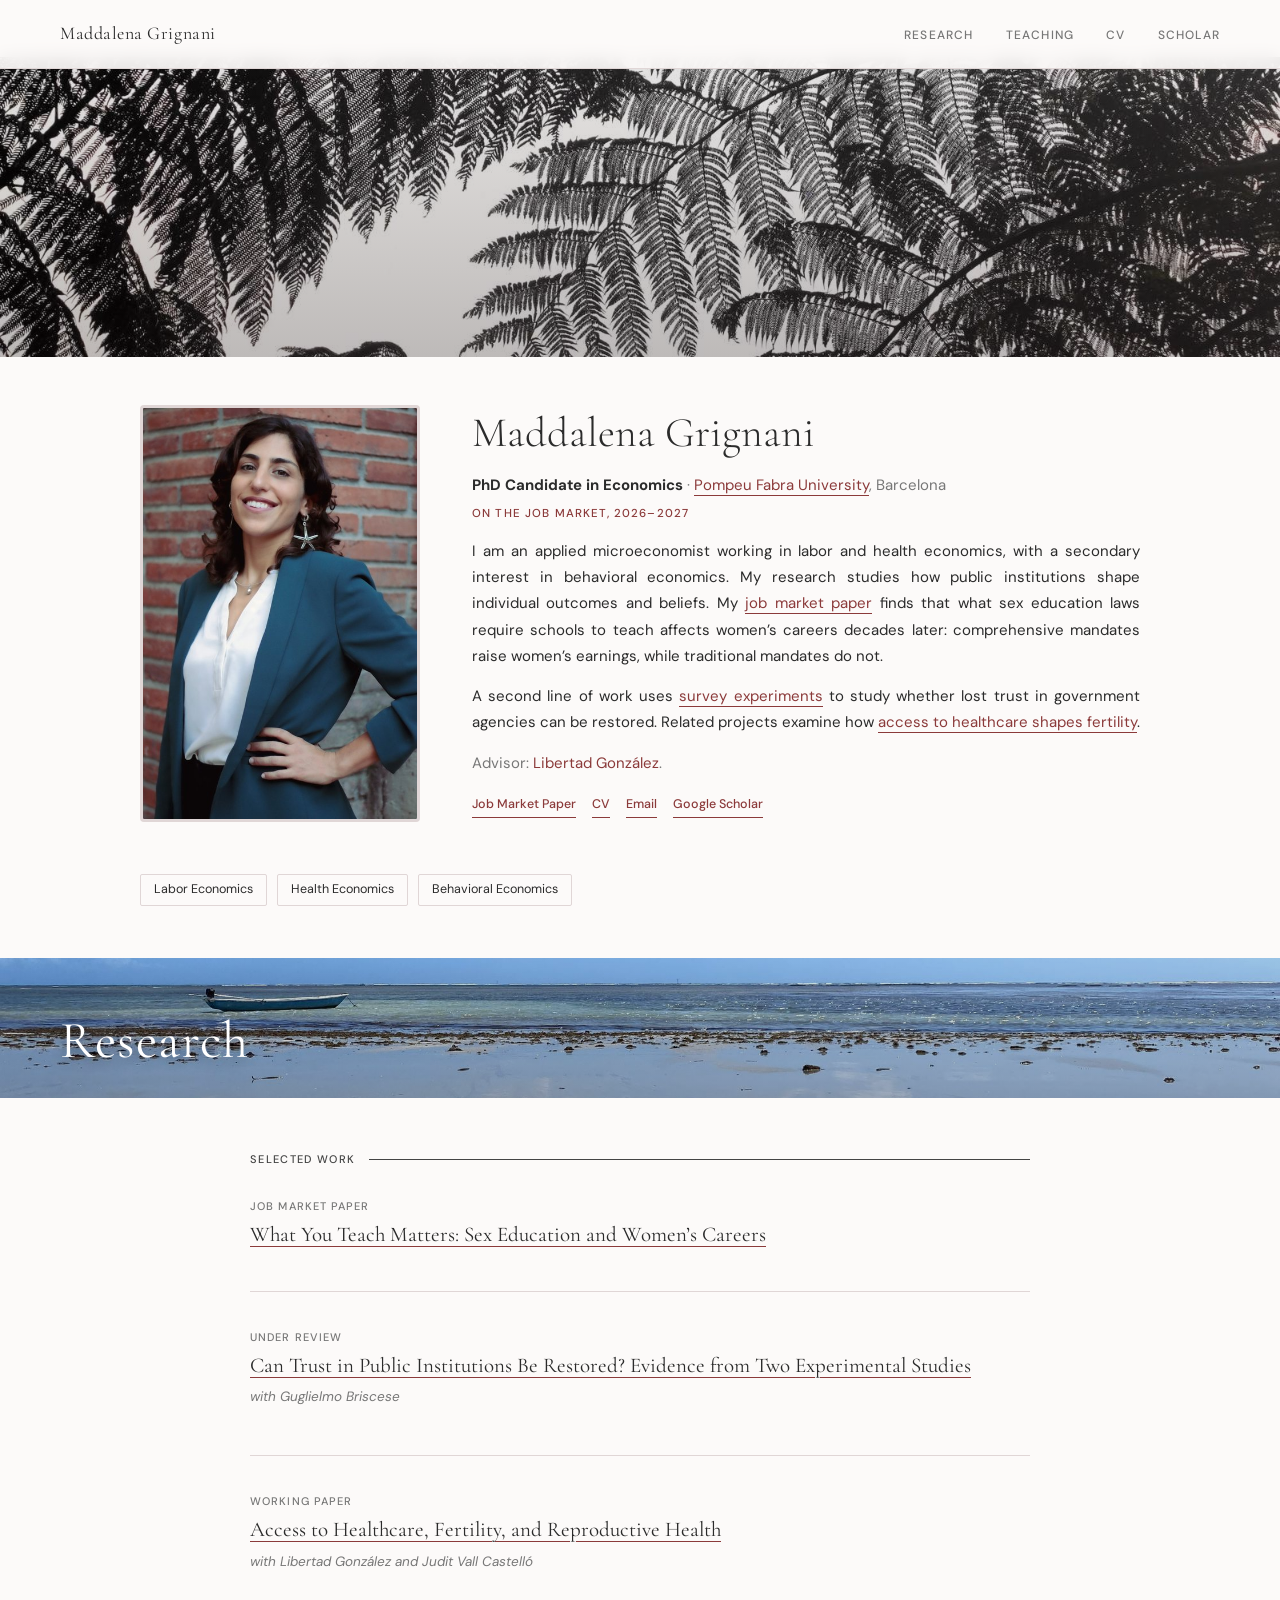
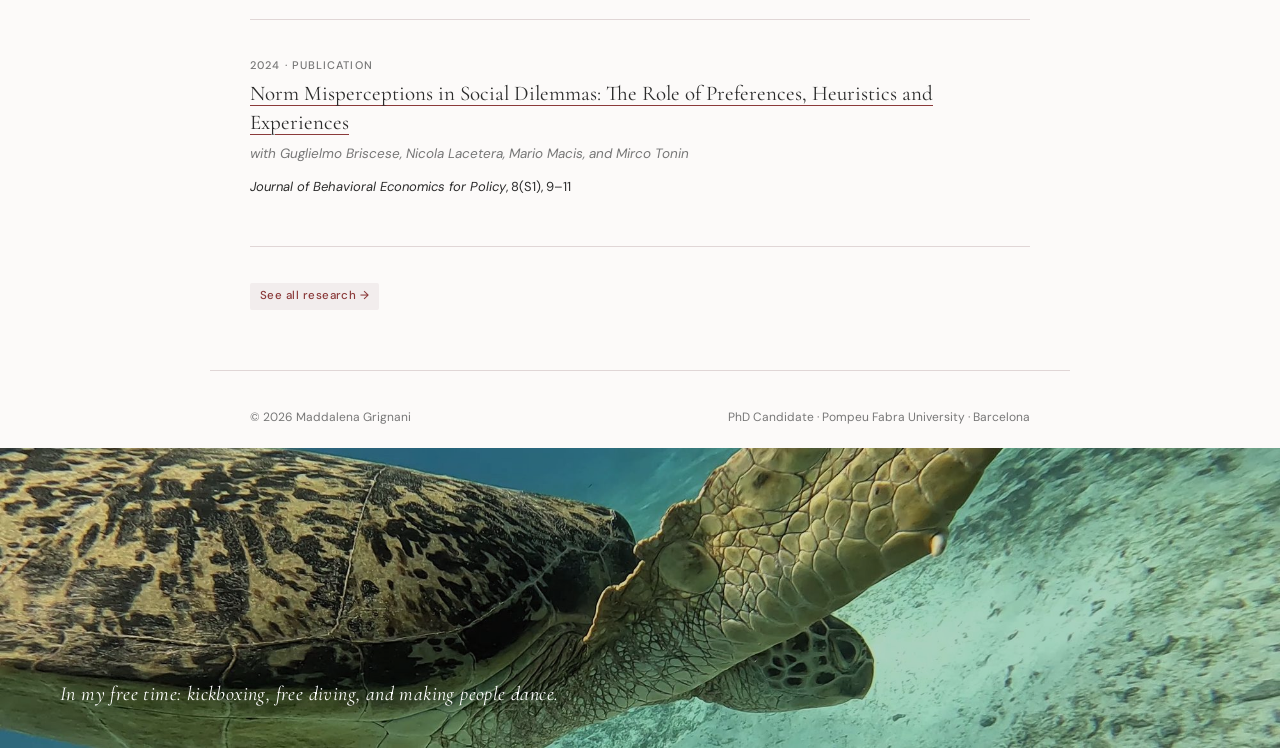
<file: index.html>
<!DOCTYPE html>
<html lang="en">
<head>
  <meta charset="UTF-8">
  <meta name="viewport" content="width=device-width, initial-scale=1.0">

  <title>Maddalena Grignani | PhD Candidate in Economics, Pompeu Fabra University</title>
  <meta name="description" content="Maddalena Grignani is a PhD Candidate in Economics at Pompeu Fabra University, Barcelona, working in labor and health economics: sex education and women's labor market outcomes, access to healthcare and fertility, and trust in public institutions.">
  <link rel="canonical" href="https://maddalenagrignani.github.io/">

  <!-- Social preview -->
  <meta property="og:type" content="profile">
  <meta property="og:site_name" content="Maddalena Grignani">
  <meta property="og:title" content="Maddalena Grignani | PhD Candidate in Economics, Pompeu Fabra University">
  <meta property="og:description" content="PhD Candidate in Economics at Pompeu Fabra University, Barcelona. Labor and health economics: sex education, women's labor market outcomes, healthcare access and fertility, institutional trust.">
  <meta property="og:url" content="https://maddalenagrignani.github.io/">
  <meta property="og:image" content="https://maddalenagrignani.github.io/images/my_pic.jpg">
  <meta name="twitter:card" content="summary">

  <link rel="preconnect" href="https://fonts.googleapis.com">
  <link rel="preconnect" href="https://fonts.gstatic.com" crossorigin>
  <link href="https://fonts.googleapis.com/css2?family=Cormorant+Garamond:ital,wght@0,300;0,400;0,600;1,300;1,400&family=DM+Sans:wght@300;400;500&display=swap" rel="stylesheet">
  <link rel="stylesheet" href="/style.css?v=20261124">

  <!-- Structured data: tells Google who this page is about -->
  <script type="application/ld+json">
  {
    "@context": "https://schema.org",
    "@type": "Person",
    "name": "Maddalena Grignani",
    "url": "https://maddalenagrignani.github.io/",
    "image": "https://maddalenagrignani.github.io/images/my_pic.jpg",
    "jobTitle": "PhD Candidate in Economics",
    "email": "mailto:maddalena.grignani@upf.edu",
    "affiliation": {
      "@type": "CollegeOrUniversity",
      "name": "Pompeu Fabra University",
      "url": "https://www.upf.edu/web/econ"
    },
    "knowsAbout": [
      "Labor Economics",
      "Health Economics",
      "Behavioral Economics",
      "Applied Econometrics",
      "Policy Evaluation"
    ],
    "sameAs": [
      "https://scholar.google.com/citations?user=r9fAOdUAAAAJ&hl=en",
      "https://ideas.repec.org/f/pgr784.html",
      "https://x.com/maddagrignani"
    ]
  }
  </script>
</head>
<body>

<!-- ── NAV ── -->
<nav>
  <a href="/" class="nav-name">Maddalena Grignani</a>
  <ul class="nav-links">
    <li><a href="/research/">Research</a></li>
    <li><a href="/teaching/">Teaching</a></li>
    <li><a href="/cv.html">CV</a></li>
    <li><a href="https://scholar.google.com/citations?user=r9fAOdUAAAAJ&hl=en&oi=ao" target="_blank" rel="noopener">Scholar</a></li>
  </ul>
</nav>

<!-- ── HERO BANNER — no label, just the photo ── -->
<div class="photo-banner banner-hero" style="margin-top: 57px;"></div>

<!-- HERO CONTENT -->
<div class="hero-content">

  <img src="/images/my_pic.jpg" alt="Maddalena Grignani" class="hero-photo" width="280" height="420">
  <div class="hero-text">
    <h1>Maddalena Grignani</h1>
    <p>
      <strong>PhD Candidate in Economics</strong> ·
      <a href="https://www.upf.edu/web/econ" style="color:var(--brick);text-decoration:none;border-bottom:1px solid var(--brick);">Pompeu Fabra University</a>, Barcelona
    </p>
    <p class="jm-status">On the job market, 2026–2027</p>

    <p class="bio">
    I am an applied microeconomist working in labor and health economics, with a secondary interest in behavioral economics.
    My research studies how public institutions shape individual outcomes and beliefs.
    My <a href="/papers/Grignani_JMP.pdf" target="_blank" rel="noopener">job market paper</a> finds that what sex education laws require schools to teach affects women’s careers decades later: comprehensive mandates raise women’s earnings, while traditional mandates do not.
    </p>
    <p class="bio">
    A second line of work uses <a href="/papers/WP_Trust.pdf" target="_blank" rel="noopener">survey experiments</a> to study whether lost trust in government agencies can be restored.
    Related projects examine how <a href="/papers/WP_Access_to_healthcare.pdf" target="_blank" rel="noopener">access to healthcare shapes fertility</a>.
    </p>
    <p>
      Advisor: <a href="mailto:libertad.gonzalez@upf.edu" style="color:var(--brick);text-decoration:none;">Libertad González</a>.
    </p>
    <div class="hero-links">
      <a href="/papers/Grignani_JMP.pdf" target="_blank" rel="noopener">Job Market Paper</a>
      <a href="/cv.html">CV</a>
      <a href="mailto:maddalena.grignani@upf.edu">Email</a>
      <a href="https://scholar.google.com/citations?user=r9fAOdUAAAAJ&hl=en&oi=ao" target="_blank" rel="noopener">Google Scholar</a>
    </div>
  </div>
</div>

<div class="interests-row">
  <span class="chip">Labor Economics</span>
  <span class="chip">Health Economics</span>
  <span class="chip">Behavioral Economics</span>
</div>


<!-- ── RESEARCH BANNER ── -->
<div class="photo-banner banner-research banner-slim">
  <div class="banner-label">Research</div>
</div>

<div class="section-body">

  <div class="subsection-label"><span>Selected Work</span></div>

  <div class="paper">
    <div class="paper-status">Job Market Paper</div>
    <div class="paper-title"><a href="/papers/Grignani_JMP.pdf" target="_blank" rel="noopener">What You Teach Matters: Sex Education and Women’s Careers</a></div>
  </div>

  <div class="paper">
    <div class="paper-status">Under Review</div>
    <div class="paper-title"><a href="/papers/WP_Trust.pdf" target="_blank" rel="noopener">Can Trust in Public Institutions Be Restored? Evidence from Two Experimental Studies</a></div>
    <div class="paper-coauthors">with Guglielmo Briscese</div>
  </div>

  <div class="paper">
    <div class="paper-status">Working Paper</div>
    <div class="paper-title"><a href="/papers/WP_Access_to_healthcare.pdf" target="_blank" rel="noopener">Access to Healthcare, Fertility, and Reproductive Health</a></div>
    <div class="paper-coauthors">with Libertad González and Judit Vall Castelló</div>
  </div>

  <div class="paper">
    <div class="paper-status">2024 · Publication</div>
    <div class="paper-title"><a href="https://sabeconomics.org/ojs/index.php/jbep/article/view/215" target="_blank" rel="noopener">Norm Misperceptions in Social Dilemmas: The Role of Preferences, Heuristics and Experiences</a></div>
    <div class="paper-coauthors">with Guglielmo Briscese, Nicola Lacetera, Mario Macis, and Mirco Tonin</div>
    <div class="paper-venue"><em>Journal of Behavioral Economics for Policy</em>, 8(S1), 9–11</div>
  </div>

  <div class="paper">
    <div class="paper-links" style="margin-top:4px;">
      <a class="tag" href="/research/">See all research &rarr;</a>
    </div>
  </div>

</div>


<!-- FOOTER -->
<footer>
  <span>© 2026 Maddalena Grignani</span>
  <span>PhD Candidate · Pompeu Fabra University · Barcelona</span>
</footer>

<!-- ── HOBBIES BANNER ──
     No dark overlay — the photo shows clean.
     White text sits directly on the image, so pick a photo with a
     dark-enough area at the bottom where the text lands.
── -->
<div class="photo-banner banner-hobbies">
  <div class="banner-label" style="font-size:20px; font-style:italic; font-weight:400; padding: 36px 60px;">
    In my free time: kickboxing, free diving, and making people dance.
  </div>
</div>

</body>
</html>
</file>
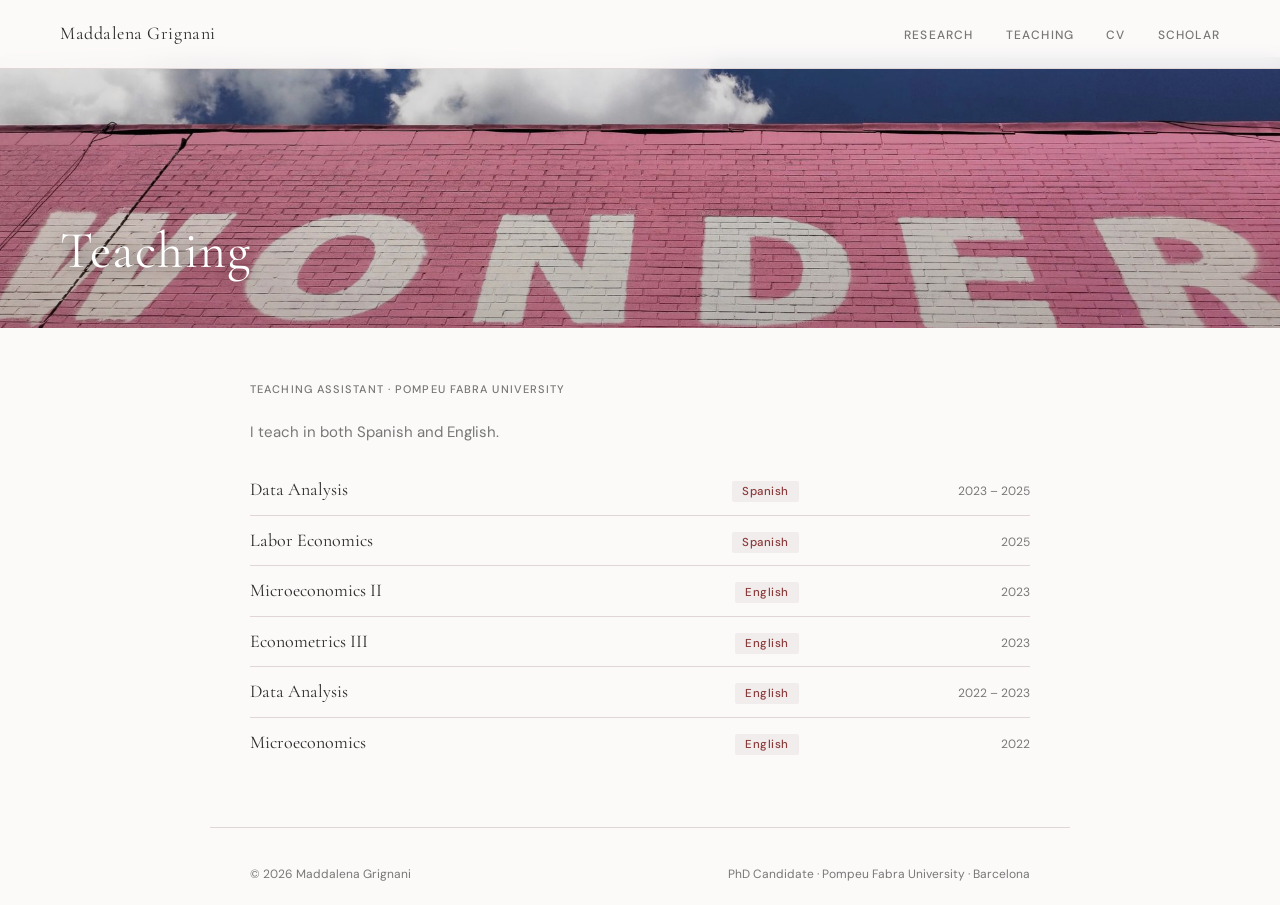
<file: teaching/index.html>
<!DOCTYPE html>
<html lang="en">
<head>
  <meta charset="UTF-8">
  <meta name="viewport" content="width=device-width, initial-scale=1.0">

  <title>Teaching | Maddalena Grignani</title>
  <meta name="description" content="Teaching experience of Maddalena Grignani at Pompeu Fabra University, in Spanish and English: teaching assistant in Data Analysis, Labor Economics, Microeconomics, Microeconomics II and Econometrics III.">
  <link rel="canonical" href="https://maddalenagrignani.github.io/teaching/">

  <meta property="og:type" content="website">
  <meta property="og:site_name" content="Maddalena Grignani">
  <meta property="og:title" content="Teaching | Maddalena Grignani">
  <meta property="og:description" content="Teaching assistant at Pompeu Fabra University, in Spanish and English: Data Analysis, Labor Economics, Microeconomics, Microeconomics II and Econometrics III.">
  <meta property="og:url" content="https://maddalenagrignani.github.io/teaching/">
  <meta property="og:image" content="https://maddalenagrignani.github.io/images/my_pic.jpg">
  <meta name="twitter:card" content="summary">

  <link rel="preconnect" href="https://fonts.googleapis.com">
  <link rel="preconnect" href="https://fonts.gstatic.com" crossorigin>
  <link href="https://fonts.googleapis.com/css2?family=Cormorant+Garamond:ital,wght@0,300;0,400;0,600;1,300;1,400&family=DM+Sans:wght@300;400;500&display=swap" rel="stylesheet">
  <link rel="stylesheet" href="/style.css?v=20261124">

  <script type="application/ld+json">
  {
    "@context": "https://schema.org",
    "@type": "CollectionPage",
    "name": "Teaching — Maddalena Grignani",
    "url": "https://maddalenagrignani.github.io/teaching/",
    "about": { "@type": "Person", "name": "Maddalena Grignani", "url": "https://maddalenagrignani.github.io/" }
  }
  </script>
</head>
<body>

<!-- ── NAV ── -->
<nav>
  <a href="/" class="nav-name">Maddalena Grignani</a>
  <ul class="nav-links">
    <li><a href="/research/">Research</a></li>
    <li><a href="/teaching/">Teaching</a></li>
    <li><a href="/cv.html">CV</a></li>
    <li><a href="https://scholar.google.com/citations?user=r9fAOdUAAAAJ&hl=en&oi=ao" target="_blank" rel="noopener">Scholar</a></li>
  </ul>
</nav>

<!-- ── TEACHING BANNER ── -->
<div class="photo-banner banner-teaching" style="margin-top: 57px;">
  <h1 class="banner-label">Teaching</h1>
</div>

<div class="section-body">


  <div class="teaching-label">Teaching Assistant · Pompeu Fabra University</div>

  <p class="teaching-intro">I teach in both Spanish and English.</p>

  <table class="teaching-table">
    <tr>
      <td>Data Analysis</td>
      <td class="teaching-lang"><span class="lang-tag">Spanish</span></td>
      <td>2023 – 2025</td>
    </tr>
    <tr>
      <td>Labor Economics</td>
      <td class="teaching-lang"><span class="lang-tag">Spanish</span></td>
      <td>2025</td>
    </tr>
    <tr>
      <td>Microeconomics II</td>
      <td class="teaching-lang"><span class="lang-tag">English</span></td>
      <td>2023</td>
    </tr>
    <tr>
      <td>Econometrics III</td>
      <td class="teaching-lang"><span class="lang-tag">English</span></td>
      <td>2023</td>
    </tr>
    <tr>
      <td>Data Analysis</td>
      <td class="teaching-lang"><span class="lang-tag">English</span></td>
      <td>2022 – 2023</td>
    </tr>
    <tr>
      <td>Microeconomics</td>
      <td class="teaching-lang"><span class="lang-tag">English</span></td>
      <td>2022</td>
    </tr>
  </table>

</div>


<!-- FOOTER -->
<footer>
  <span>© 2026 Maddalena Grignani</span>
  <span>PhD Candidate · Pompeu Fabra University · Barcelona</span>
</footer>

</body>
</html>
</file>
<file: style.css>
:root {
      --brick: #8B3A3A;
      --bg: #fcfaf9;
      --text: #2b2b2b;
      --muted: #777;
      --divider: #e0d6d6;
      --tag-bg: #f2eded;
    }

    * { box-sizing: border-box; margin: 0; padding: 0; }
    html { scroll-behavior: smooth; }

    body {
      font-family: 'DM Sans', sans-serif;
      background: var(--bg);
      color: var(--text);
      font-size: 15px;
      line-height: 1.75;
    }

    /* ── NAV ── */
    nav {
      position: fixed;
      top: 0; left: 0; right: 0;
      z-index: 100;
      display: flex;
      justify-content: space-between;
      align-items: center;
      padding: 18px 60px;
      background: rgba(252, 250, 249, 0.92);
      backdrop-filter: blur(8px);
      border-bottom: 1px solid var(--divider);
    }

    .nav-name {
      font-family: 'Cormorant Garamond', serif;
      font-size: 18px;
      font-weight: 400;
      letter-spacing: 0.03em;
      color: var(--text);
      text-decoration: none;
    }

    .nav-links {
      display: flex;
      gap: 32px;
      list-style: none;
    }

    .nav-links a {
      font-size: 12px;
      font-weight: 500;
      letter-spacing: 0.1em;
      text-transform: uppercase;
      color: var(--muted);
      text-decoration: none;
      transition: color 0.2s;
    }

    .nav-links a:hover { color: var(--brick); }

    /* ── PHOTO BANNER ──
       Full-width image strip used as a section header.
       The ::after layer is a dark gradient overlay so the white text
       stays readable regardless of photo brightness.

       TO SWAP A PHOTO: find the class below (e.g. .banner-research)
       and change the background-image URL to your new filename.
    ── */
    .photo-banner {
      width: 100%;
      height: 200px;
      background-size: cover;
      background-position: center;
      position: relative;
      display: flex;
      align-items: flex-end;
    }
    /* Default overlay for section banners */
    .photo-banner::after {
      content: '';
      position: absolute;
      inset: 0;
      background: linear-gradient(
        to bottom,
        rgba(20, 10, 10, 0.10) 0%,
        rgba(20, 10, 10, 0.28) 100%
      );
    }

    /* ── No overlay on the hobbies banner ──
       We override ::after to be fully transparent so the photo
       shows clean without any darkening gradient.
    ── */
    .banner-hobbies::after {
      background: rgba(20, 10, 10, 0.18);
    }

    .banner-label {
      position: relative;
      z-index: 1;
      padding: 32px 60px;
      font-family: 'Cormorant Garamond', serif;
      font-size: 52px;
      font-weight: 400;
      letter-spacing: 0.02em;
      color: #fff;
      /* soft shadow lifts the white off the photo behind it */
      text-shadow: 0 2px 14px rgba(0, 0, 0, 0.45);
    }

    /* ── PER-SECTION PHOTOS ──
       When you upload new images, change the URL here — nowhere else.
    ── */
    /* The hero is a decorative crop. The three labelled banners below set
       aspect-ratio to match their image file exactly, so the whole photo is
       always visible - nothing gets cut off, at any window width. If you
       swap one of these photos, update its ratio to the new pixel size. */
    .banner-hero     { background-image: url('/images/leafs.jpg'); height: 300px; }
    .banner-research { background-image: url('/images/boat_slice.jpg'); height: auto; aspect-ratio: 2000 / 423; }
    .banner-teaching { background-image: url('/images/wonder.jpg'); height: auto; aspect-ratio: 2000 / 423; }
    /* CV page: always used together with .banner-slim, so the PDF starts high up */
    .banner-cv       { background-image: url('/images/jellyfish_slice.jpg'); background-position: center 35%; }
    /* Home page only: a thin strip version of the research banner.
       /research/ keeps the full-height one above. */
    .banner-slim { height: 140px; aspect-ratio: auto; }
    /* in the thin strip, drop the heading to the bottom edge so it clears the boat */
    .banner-slim .banner-label { padding-top: 0; padding-bottom: 12px; }

    /* ── HOBBIES BANNER ── */
    .banner-hobbies {
      background-image: url('/images/turtle_slice.jpg');
      height: auto;
      aspect-ratio: 2000 / 470;
      background-position: center;
    }

    /* ── HERO CONTENT ── */
    /* Wider than the sections below, so the bio fits beside the photo.
       The text column is vertically centred on the photo. */
    .hero-content {
      max-width: 1080px;
      margin: 0 auto;
      padding: 48px 40px 52px;
      display: flex;
      gap: 52px;
      align-items: center;
    }

    .hero-text { flex: 1; min-width: 0; }

    /* The profile photo.
       If the image file doesn't exist, a grey circle shows as fallback.
       Make sure 'picture_phd.jpg' is uploaded to the root of your repo. */
    .hero-photo {
      flex-shrink: 0;
      width: 280px;
      height: auto;           /* full photo, uncropped 2:3 portrait */
      border-radius: 4px;
      border: 3px solid var(--divider);
      background-color: var(--divider); /* fallback colour if image missing */
    }

    .hero-text h1 {
      font-family: 'Cormorant Garamond', serif;
      font-size: 42px;
      font-weight: 300;
      line-height: 1.15;
      margin-bottom: 14px;
    }

    .hero-text p { color: var(--muted); margin-bottom: 6px; }
    .hero-text p strong { color: var(--text); }

    /* Job-market line under the name */
    .hero-text p.jm-status {
      font-size: 11.5px;
      font-weight: 500;
      letter-spacing: 0.1em;
      text-transform: uppercase;
      color: var(--brick);
      margin-top: 4px;
    }

    /* The two bio paragraphs */
    .hero-text p.bio {
      color: var(--text);
      margin: 14px 0 0;
      text-align: justify;
      -webkit-hyphens: auto;
      hyphens: auto;
    }
    .hero-text p.bio + p:not(.bio) { margin-top: 14px; }
    .bio a {
      color: var(--brick);
      text-decoration: none;
      border-bottom: 1px solid var(--brick);
      transition: opacity 0.2s;
    }
    .bio a:hover { opacity: 0.6; }

    .hero-links {
      display: flex;
      gap: 16px;
      margin-top: 18px;
      flex-wrap: wrap;
    }

    .hero-links a {
      font-size: 12.5px;
      font-weight: 500;
      color: var(--brick);
      text-decoration: none;
      border-bottom: 1px solid var(--brick);
      padding-bottom: 1px;
      transition: opacity 0.2s;
    }

    .hero-links a:hover { opacity: 0.6; }

    /* ── INTEREST CHIPS ── */
    .interests-row {
      max-width: 1080px;
      margin: 0 auto;
      padding: 0 40px 52px;
      display: flex;
      gap: 10px;
      flex-wrap: wrap;
    }

    .chip {
      font-size: 12.5px;
      padding: 4px 13px;
      border: 1px solid var(--divider);
      border-radius: 2px;
      color: var(--text);
    }

    /* ── SECTION BODY ── */
    .section-body {
      max-width: 860px;
      margin: 0 auto;
      padding: 52px 40px 60px;
    }

    /* ── SUBSECTION DIVIDER ──
       Dark grey label line used to split Working Papers / Work in Progress / Publications.
       The ::after pseudo-element draws the line that stretches to the right of the label.
    ── */
    .subsection-label {
      display: flex;
      align-items: center;
      gap: 14px;
      margin: 44px 0 28px;
    }

    .subsection-label:first-child { margin-top: 0; }

    .subsection-label span {
      font-size: 11px;
      font-weight: 500;
      letter-spacing: 0.12em;
      text-transform: uppercase;
      white-space: nowrap;
      color: #444;
    }

    .subsection-label::after {
      content: '';
      flex: 1;
      height: 1px;
      background: #444;
    }

    /* ── PAPER ENTRY ── */
    .paper {
      margin-bottom: 36px;
      padding-bottom: 36px;
      border-bottom: 1px solid var(--divider);
    }

    .paper:last-child {
      border-bottom: none;
      margin-bottom: 0;
      padding-bottom: 0;
    }

    .paper-status {
      font-size: 11px;
      font-weight: 500;
      letter-spacing: 0.1em;
      text-transform: uppercase;
      color: var(--muted);
      margin-bottom: 5px;
    }

    .paper-title {
      font-family: 'Cormorant Garamond', serif;
      font-size: 21px;
      font-weight: 400;
      line-height: 1.35;
      margin-bottom: 5px;
    }

    /* A paper with a link: the title itself is the link */
    .paper-title a {
      color: inherit;
      text-decoration: underline;
      text-decoration-thickness: 1px;
      text-decoration-color: var(--brick);
      text-underline-offset: 5px;
      transition: color 0.2s;
    }
    .paper-title a:hover { color: var(--brick); }

    .paper-coauthors {
      font-size: 13.5px;
      color: var(--muted);
      font-style: italic;
      margin-bottom: 10px;
    }

    .paper-venue {
      font-size: 13px;
      margin-bottom: 12px;
    }

    .paper-links { display: flex; gap: 8px; flex-wrap: wrap; }

    .tag {
      font-size: 11.5px;
      font-weight: 500;
      letter-spacing: 0.04em;
      padding: 3px 10px;
      border-radius: 2px;
      background: var(--tag-bg);
      color: var(--brick);
      text-decoration: none;
      transition: background 0.2s;
    }

    .tag:hover { background: #e8dcdc; }

    /* ── TEACHING TABLE ── */
    .teaching-label {
      font-size: 11px;
      font-weight: 500;
      letter-spacing: 0.1em;
      text-transform: uppercase;
      color: var(--muted);
      margin-bottom: 20px;
    }

    .teaching-table {
      width: 100%;
      border-collapse: collapse;
    }

    .teaching-table tr {
      border-bottom: 1px solid var(--divider);
    }

    .teaching-table tr:last-child {
      border-bottom: none;
    }

    .teaching-table td {
      padding: 9px 0;
      font-size: 14px;
      vertical-align: baseline;
    }

    .teaching-table td:first-child {
      font-family: 'Cormorant Garamond', serif;
      font-size: 18px;
      font-weight: 400;
    }

    .teaching-table td:last-child {
      text-align: right;
      color: var(--muted);
      font-size: 12px;
      white-space: nowrap;
      padding-left: 20px;
    }

    /* Language each course was taught in */
    .teaching-table td.teaching-lang {
      text-align: right;
      white-space: nowrap;
      padding-left: 20px;
    }

    .lang-tag {
      font-size: 11.5px;
      font-weight: 500;
      letter-spacing: 0.04em;
      padding: 3px 10px;
      border-radius: 2px;
      background: var(--tag-bg);
      color: var(--brick);
    }

    .teaching-intro {
      color: var(--muted);
      margin-bottom: 20px;
    }

    /* ── CV PAGE ──
       The PDF is shown inside the page with the browser's own viewer.
       Phones (and any browser without a built-in PDF viewer) get the
       fallback card instead, with buttons to open or download the file.
    ── */
    .cv-actions {
      display: flex;
      gap: 8px;
      flex-wrap: wrap;
      margin-bottom: 18px;
    }

    .cv-frame {
      display: block;
      width: 100%;
      height: 85vh;
      min-height: 600px;
      border: 1px solid var(--divider);
      border-radius: 4px;
      background: #fff;
    }

    /* Phones: the pages are drawn by pdf.js (see /cv/index.html) */
    .cv-pages { display: none; }
    .cv-page {
      position: relative;
      margin-bottom: 14px;
      border: 1px solid var(--divider);
      border-radius: 4px;
      background: #fff;
      overflow: hidden;
    }
    .cv-page canvas { display: block; width: 100%; height: auto; }
    .cv-page a { position: absolute; }  /* clickable links laid over the page */

    /* Shown only if the pages cannot be drawn (or JavaScript is off on a phone) */
    .cv-fallback {
      display: none;
      padding: 24px;
      border: 1px solid var(--divider);
      border-radius: 4px;
      background: #fff;
      color: var(--muted);
    }

    .no-pdf .cv-frame { display: none; }
    .no-pdf .cv-pages { display: block; }
    .no-pdf .cv-fallback { display: none; }
    .no-pdf.pdf-failed .cv-fallback { display: block; }

    /* ── FOOTER ── */
    footer {
      max-width: 860px;
      margin: 0 auto;
      padding: 36px 40px 20px;
      font-size: 12px;
      color: var(--muted);
      display: flex;
      justify-content: space-between;
      border-top: 1px solid var(--divider);
    }

    /* ── MOBILE ── */
    @media (max-width: 620px) {
      /* Fixed 57px height matches the margin-top offset on the first banner.
         Everything shrinks so all four links fit without the page
         overflowing sideways on a phone. */
      nav { padding: 0 14px; height: 57px; }
      .nav-name { font-size: 14px; white-space: nowrap; }
      .nav-links { gap: 12px; }
      .nav-links a { font-size: 10px; letter-spacing: 0.05em; white-space: nowrap; }
      .banner-label { font-size: 30px; padding: 18px; }
      .banner-hero { height: 300px; }
      .banner-research, .banner-teaching, .banner-hobbies { height: auto; }
      .banner-slim { height: 110px; }
      .banner-slim .banner-label { padding: 0 18px 10px; }
      .hero-content { flex-direction: column; gap: 20px; padding: 28px 20px 36px; }
      .hero-text { flex: none; width: 100%; }
      .interests-row, .section-body { padding-left: 20px; padding-right: 20px; }
      footer { flex-direction: column; gap: 6px; padding: 28px 20px 16px; }
      .teaching-table td:first-child { font-size: 15px; }
      .cv-frame { display: none; }
      .cv-fallback { display: block; }
    }
</file>
